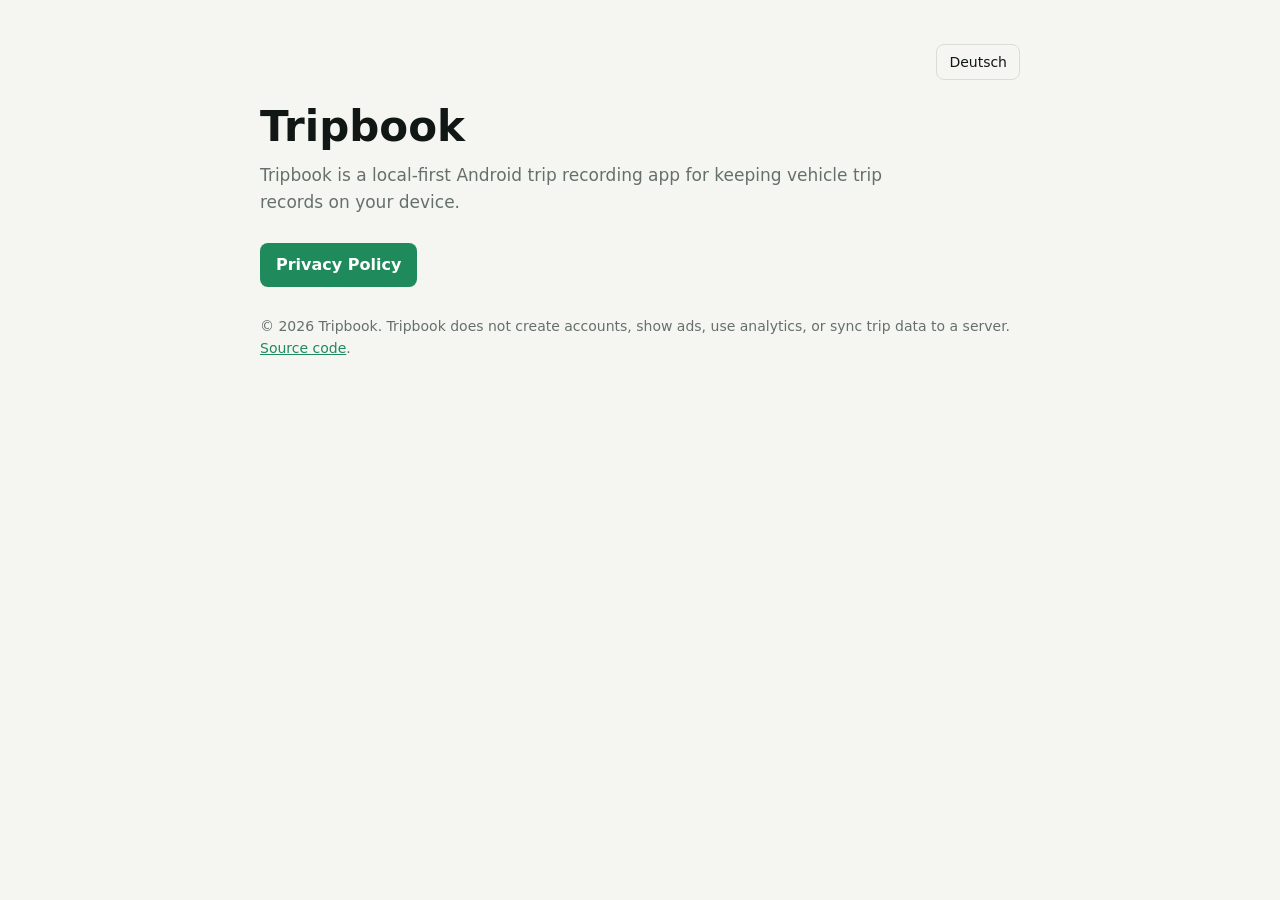
<file: docs/index.html>
<!doctype html>
<html lang="en">
<head>
    <meta charset="utf-8">
    <meta name="viewport" content="width=device-width, initial-scale=1">
    <title data-title-en="Tripbook" data-title-de="Tripbook">Tripbook</title>
    <meta
        name="description"
        content="Tripbook is a local-first Android trip recording app."
        data-description-en="Tripbook is a local-first Android trip recording app."
        data-description-de="Tripbook ist eine lokale Android-App zum Aufzeichnen von Fahrzeugfahrten.">
    <link rel="stylesheet" href="styles.css">
    <script src="site.js" defer></script>
</head>
<body>
    <main class="page">
        <div class="page-tools">
            <button type="button" class="language-toggle" data-language-toggle>Deutsch</button>
        </div>

        <section class="intro">
            <h1>Tripbook</h1>
            <p data-lang="en">Tripbook is a local-first Android trip recording app for keeping vehicle trip records on your device.</p>
            <p data-lang="de" hidden>Tripbook ist eine lokale Android-App zum Aufzeichnen von Fahrzeugfahrten auf deinem Gerät.</p>
            <div class="actions">
                <a class="button" href="privacy-policy/">
                    <span data-lang="en">Privacy Policy</span>
                    <span data-lang="de" hidden>Datenschutzerklärung</span>
                </a>
            </div>
        </section>

        <footer class="site-footer">
            <p data-lang="en">&copy; 2026 Tripbook. Tripbook does not create accounts, show ads, use analytics, or sync trip data to a server. <a href="https://github.com/Snupai/tripbook">Source code</a>.</p>
            <p data-lang="de" hidden>&copy; 2026 Tripbook. Tripbook erstellt keine Konten, zeigt keine Werbung, verwendet keine Analysefunktionen und synchronisiert keine Fahrtdaten mit einem Server. <a href="https://github.com/Snupai/tripbook">Quellcode</a>.</p>
        </footer>
    </main>
</body>
</html>
</file>
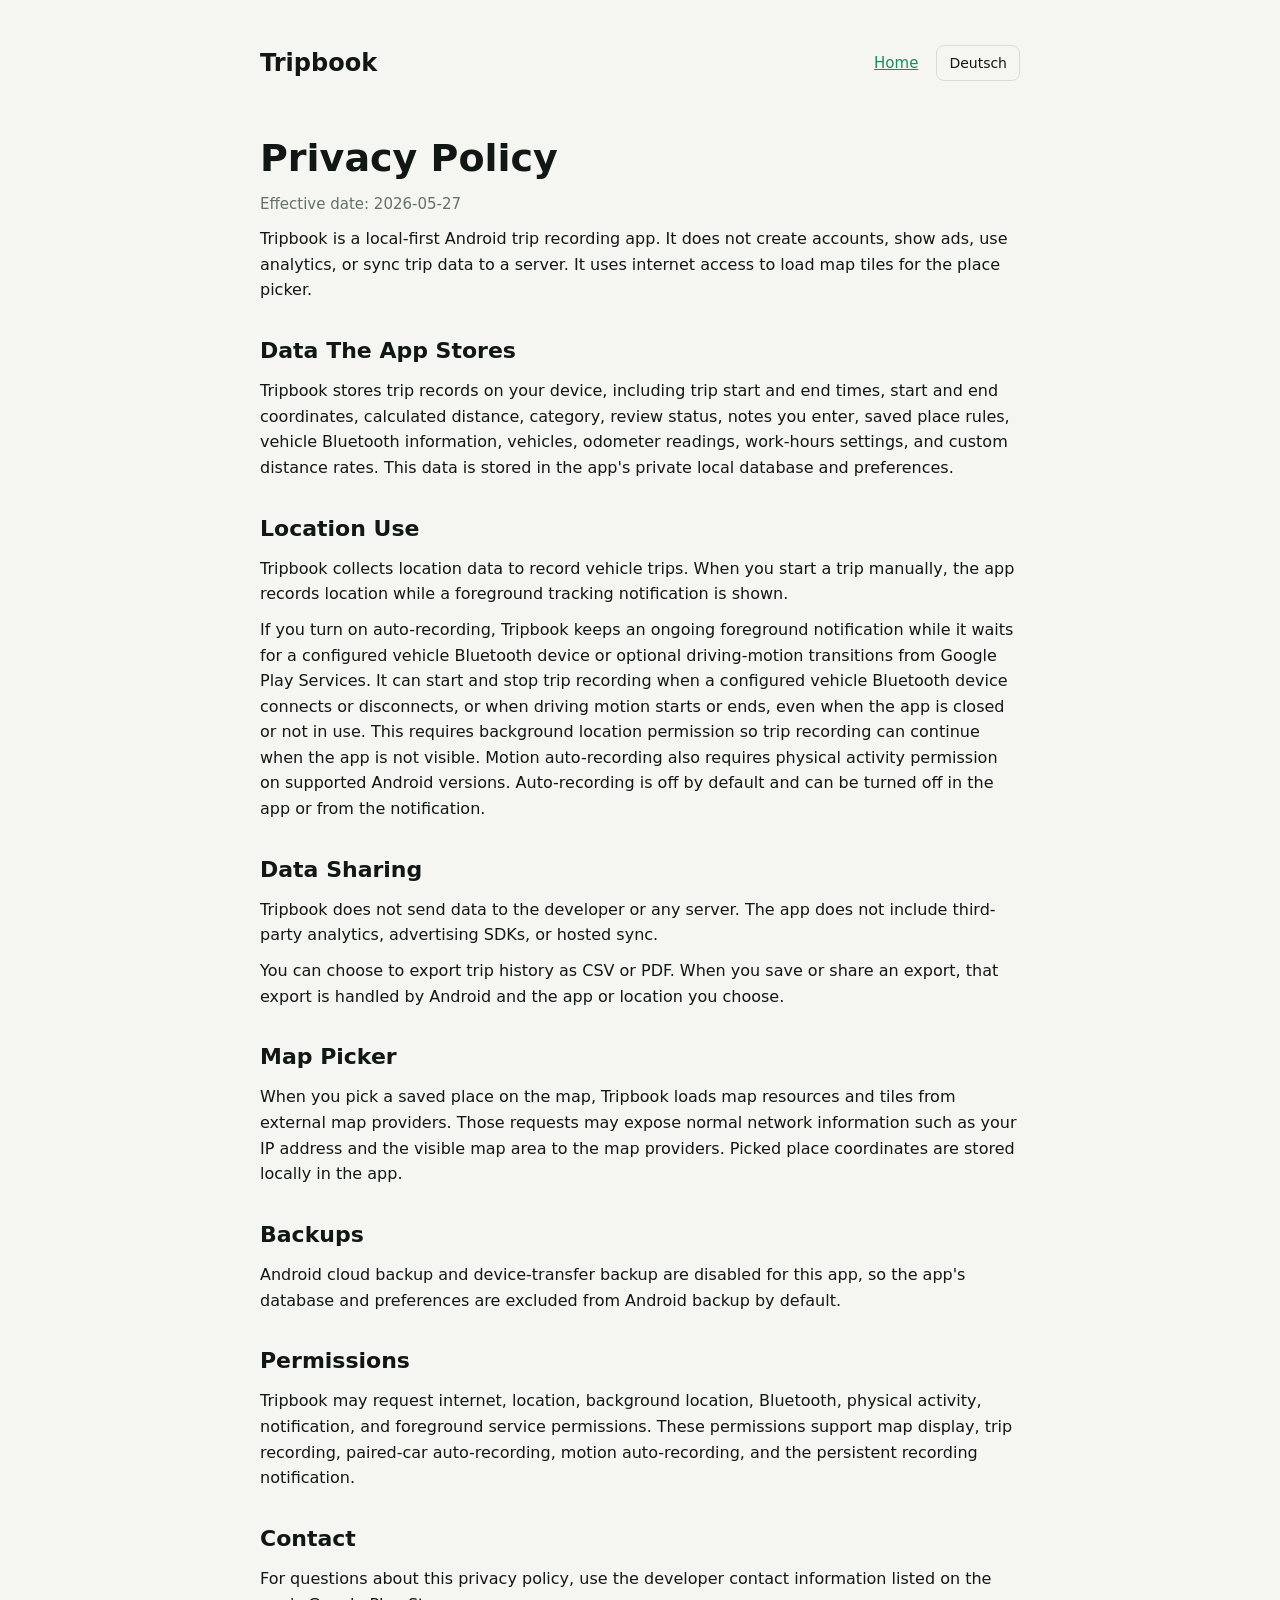
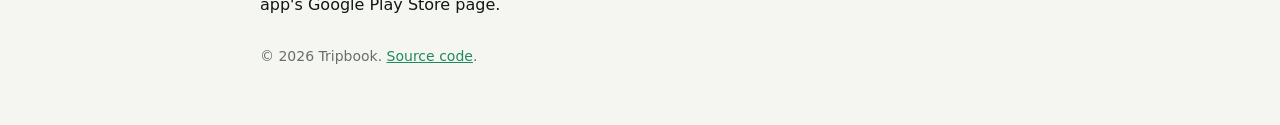
<file: docs/privacy-policy/index.html>
<!doctype html>
<html lang="en">
<head>
    <meta charset="utf-8">
    <meta name="viewport" content="width=device-width, initial-scale=1">
    <title data-title-en="Tripbook Privacy Policy" data-title-de="Tripbook Datenschutzerklärung">Tripbook Privacy Policy</title>
    <meta
        name="description"
        content="Privacy policy for the Tripbook Android app."
        data-description-en="Privacy policy for the Tripbook Android app."
        data-description-de="Datenschutzerklärung für die Android-App Tripbook.">
    <link rel="stylesheet" href="../styles.css">
    <script src="../site.js" defer></script>
</head>
<body>
    <main class="page">
        <header class="site-header">
            <div class="brand">Tripbook</div>
            <nav class="nav" aria-label="Main navigation">
                <a href="../">
                    <span data-lang="en">Home</span>
                    <span data-lang="de" hidden>Startseite</span>
                </a>
                <button type="button" class="language-toggle" data-language-toggle>Deutsch</button>
            </nav>
        </header>

        <article class="document" data-lang="en">
            <h1>Privacy Policy</h1>
            <p class="meta">Effective date: 2026-05-27</p>

            <p>Tripbook is a local-first Android trip recording app. It does not create accounts, show ads, use analytics, or sync trip data to a server. It uses internet access to load map tiles for the place picker.</p>

            <h2>Data The App Stores</h2>
            <p>Tripbook stores trip records on your device, including trip start and end times, start and end coordinates, calculated distance, category, review status, notes you enter, saved place rules, vehicle Bluetooth information, vehicles, odometer readings, work-hours settings, and custom distance rates. This data is stored in the app's private local database and preferences.</p>

            <h2>Location Use</h2>
            <p>Tripbook collects location data to record vehicle trips. When you start a trip manually, the app records location while a foreground tracking notification is shown.</p>
            <p>If you turn on auto-recording, Tripbook keeps an ongoing foreground notification while it waits for a configured vehicle Bluetooth device or optional driving-motion transitions from Google Play Services. It can start and stop trip recording when a configured vehicle Bluetooth device connects or disconnects, or when driving motion starts or ends, even when the app is closed or not in use. This requires background location permission so trip recording can continue when the app is not visible. Motion auto-recording also requires physical activity permission on supported Android versions. Auto-recording is off by default and can be turned off in the app or from the notification.</p>

            <h2>Data Sharing</h2>
            <p>Tripbook does not send data to the developer or any server. The app does not include third-party analytics, advertising SDKs, or hosted sync.</p>
            <p>You can choose to export trip history as CSV or PDF. When you save or share an export, that export is handled by Android and the app or location you choose.</p>

            <h2>Map Picker</h2>
            <p>When you pick a saved place on the map, Tripbook loads map resources and tiles from external map providers. Those requests may expose normal network information such as your IP address and the visible map area to the map providers. Picked place coordinates are stored locally in the app.</p>

            <h2>Backups</h2>
            <p>Android cloud backup and device-transfer backup are disabled for this app, so the app's database and preferences are excluded from Android backup by default.</p>

            <h2>Permissions</h2>
            <p>Tripbook may request internet, location, background location, Bluetooth, physical activity, notification, and foreground service permissions. These permissions support map display, trip recording, paired-car auto-recording, motion auto-recording, and the persistent recording notification.</p>

            <h2>Contact</h2>
            <p>For questions about this privacy policy, use the developer contact information listed on the app's Google Play Store page.</p>
        </article>

        <article class="document" data-lang="de" hidden>
            <h1>Datenschutzerklärung</h1>
            <p class="meta">Gültig ab: 2026-05-27</p>

            <p>Tripbook ist eine lokale Android-App zum Aufzeichnen von Fahrzeugfahrten. Die App erstellt keine Konten, zeigt keine Werbung, verwendet keine Analysefunktionen und synchronisiert keine Fahrtdaten mit einem Server. Internetzugriff wird verwendet, um Kartenkacheln für die Ortsauswahl zu laden.</p>

            <h2>Daten, die die App speichert</h2>
            <p>Tripbook speichert Fahrtdatensätze auf deinem Gerät, einschließlich Start- und Endzeiten, Start- und Endkoordinaten, berechneter Entfernung, Kategorie, Prüfstatus, von dir eingegebenen Notizen, gespeicherten Ortsregeln, Fahrzeug-Bluetooth-Informationen, Fahrzeugen, Kilometerständen, Arbeitszeit-Einstellungen und benutzerdefinierten Entfernungssätzen. Diese Daten werden in der privaten lokalen Datenbank und den lokalen Einstellungen der App gespeichert.</p>

            <h2>Standortnutzung</h2>
            <p>Tripbook erhebt Standortdaten, um Fahrzeugfahrten aufzuzeichnen. Wenn du eine Fahrt manuell startest, zeichnet die App den Standort auf, während eine Vordergrund-Benachrichtigung zur Aufzeichnung angezeigt wird.</p>
            <p>Wenn du die automatische Aufzeichnung aktivierst, zeigt Tripbook eine laufende Vordergrund-Benachrichtigung an, während die App auf ein konfiguriertes Fahrzeug-Bluetooth-Gerät oder optionale Fahrbewegungsereignisse von Google Play Services wartet. Die App kann die Fahrtaufzeichnung starten und beenden, wenn sich ein konfiguriertes Fahrzeug-Bluetooth-Gerät verbindet oder trennt oder wenn Fahrbewegung beginnt oder endet, auch wenn die App geschlossen ist oder nicht verwendet wird. Dafür ist die Berechtigung für Standortzugriff im Hintergrund erforderlich, damit die Fahrtaufzeichnung fortgesetzt werden kann, wenn die App nicht sichtbar ist. Die bewegungsbasierte automatische Aufzeichnung benötigt auf unterstützten Android-Versionen außerdem die Berechtigung für körperliche Aktivität. Die automatische Aufzeichnung ist standardmäßig deaktiviert und kann in der App oder über die Benachrichtigung ausgeschaltet werden.</p>

            <h2>Datenweitergabe</h2>
            <p>Tripbook sendet keine Daten an den Entwickler oder an einen eigenen Server. Die App enthält keine Drittanbieter-SDKs für Analysefunktionen oder Werbung und keine gehostete Synchronisierung.</p>
            <p>Du kannst Fahrten als CSV- oder PDF-Datei exportieren. Wenn du einen Export speicherst oder teilst, wird dieser Export von Android und der von dir gewählten App oder dem gewählten Speicherort verarbeitet.</p>

            <h2>Kartenansicht</h2>
            <p>Wenn du einen gespeicherten Ort auf der Karte auswählst, lädt Tripbook Kartenressourcen und Kartenkacheln von externen Kartenanbietern. Diese Anfragen können normale Netzwerkdaten wie deine IP-Adresse und den sichtbaren Kartenausschnitt an die Kartenanbieter übermitteln. Ausgewählte Ortskoordinaten werden lokal in der App gespeichert.</p>

            <h2>Backups</h2>
            <p>Android-Cloud-Backups und Geräteübertragungs-Backups sind für diese App deaktiviert. Die Datenbank und Einstellungen der App werden daher standardmäßig von Android-Backups ausgeschlossen.</p>

            <h2>Berechtigungen</h2>
            <p>Tripbook kann Berechtigungen für Internet, Standort, Standort im Hintergrund, Bluetooth, körperliche Aktivität, Benachrichtigungen und Vordergrunddienste anfordern. Diese Berechtigungen unterstützen Kartenanzeige, Fahrtaufzeichnung, automatische Aufzeichnung mit gekoppeltem Fahrzeug, bewegungsbasierte automatische Aufzeichnung und die dauerhafte Aufzeichnungsbenachrichtigung.</p>

            <h2>Kontakt</h2>
            <p>Bei Fragen zu dieser Datenschutzerklärung verwende bitte die Entwickler-Kontaktdaten, die auf der Google-Play-Store-Seite der App angegeben sind.</p>
        </article>

        <footer class="site-footer">
            <p data-lang="en">&copy; 2026 Tripbook. <a href="https://github.com/Snupai/tripbook">Source code</a>.</p>
            <p data-lang="de" hidden>&copy; 2026 Tripbook. <a href="https://github.com/Snupai/tripbook">Quellcode</a>.</p>
        </footer>
    </main>
</body>
</html>
</file>
<file: docs/styles.css>
:root {
    color-scheme: light;
    --bg: #f5f6f2;
    --surface: #ffffff;
    --ink: #111714;
    --muted: #66706a;
    --border: #d8ded5;
    --accent: #1f8a5b;
}

* {
    box-sizing: border-box;
}

body {
    margin: 0;
    background: var(--bg);
    color: var(--ink);
    font-family: system-ui, -apple-system, BlinkMacSystemFont, "Segoe UI", sans-serif;
    line-height: 1.6;
}

a {
    color: var(--accent);
}

[hidden] {
    display: none !important;
}

.page {
    width: min(760px, calc(100% - 32px));
    margin: 0 auto;
    padding: 44px 0;
}

.page-tools {
    display: flex;
    justify-content: flex-end;
    margin-bottom: 24px;
}

.site-header {
    display: flex;
    align-items: center;
    justify-content: space-between;
    gap: 24px;
    padding-bottom: 28px;
}

.brand {
    font-size: 24px;
    font-weight: 700;
    letter-spacing: 0;
}

.nav {
    display: flex;
    align-items: center;
    gap: 18px;
    font-size: 15px;
}

.language-toggle {
    min-height: 36px;
    border: 1px solid var(--border);
    border-radius: 8px;
    padding: 0 12px;
    background: transparent;
    color: var(--ink);
    font: inherit;
    font-size: 14px;
    cursor: pointer;
}

.intro h1,
.document h1 {
    margin: 0 0 12px;
    font-size: 42px;
    line-height: 1.1;
}

.intro p {
    max-width: 680px;
    margin: 0;
    color: var(--muted);
    font-size: 17px;
}

.actions {
    display: flex;
    flex-wrap: wrap;
    gap: 12px;
    margin-top: 26px;
}

.button {
    display: inline-flex;
    min-height: 44px;
    align-items: center;
    justify-content: center;
    border-radius: 8px;
    padding: 0 16px;
    background: var(--accent);
    color: #ffffff;
    font-weight: 650;
    text-decoration: none;
}

.document {
    margin-top: 28px;
}

.document h1 {
    font-size: 38px;
}

.document h2 {
    margin: 30px 0 8px;
    font-size: 22px;
}

.document p {
    margin: 10px 0;
}

.meta {
    color: var(--muted);
    font-size: 15px;
}

.site-footer {
    margin-top: 28px;
    color: var(--muted);
    font-size: 14px;
}

@media (max-width: 640px) {
    .page {
        width: min(100% - 32px, 760px);
        padding: 32px 0;
    }

    .site-header {
        align-items: flex-start;
        flex-direction: column;
        gap: 10px;
    }

    .nav {
        width: 100%;
        justify-content: space-between;
    }

    .intro h1,
    .document h1 {
        font-size: 34px;
    }
}
</file>
